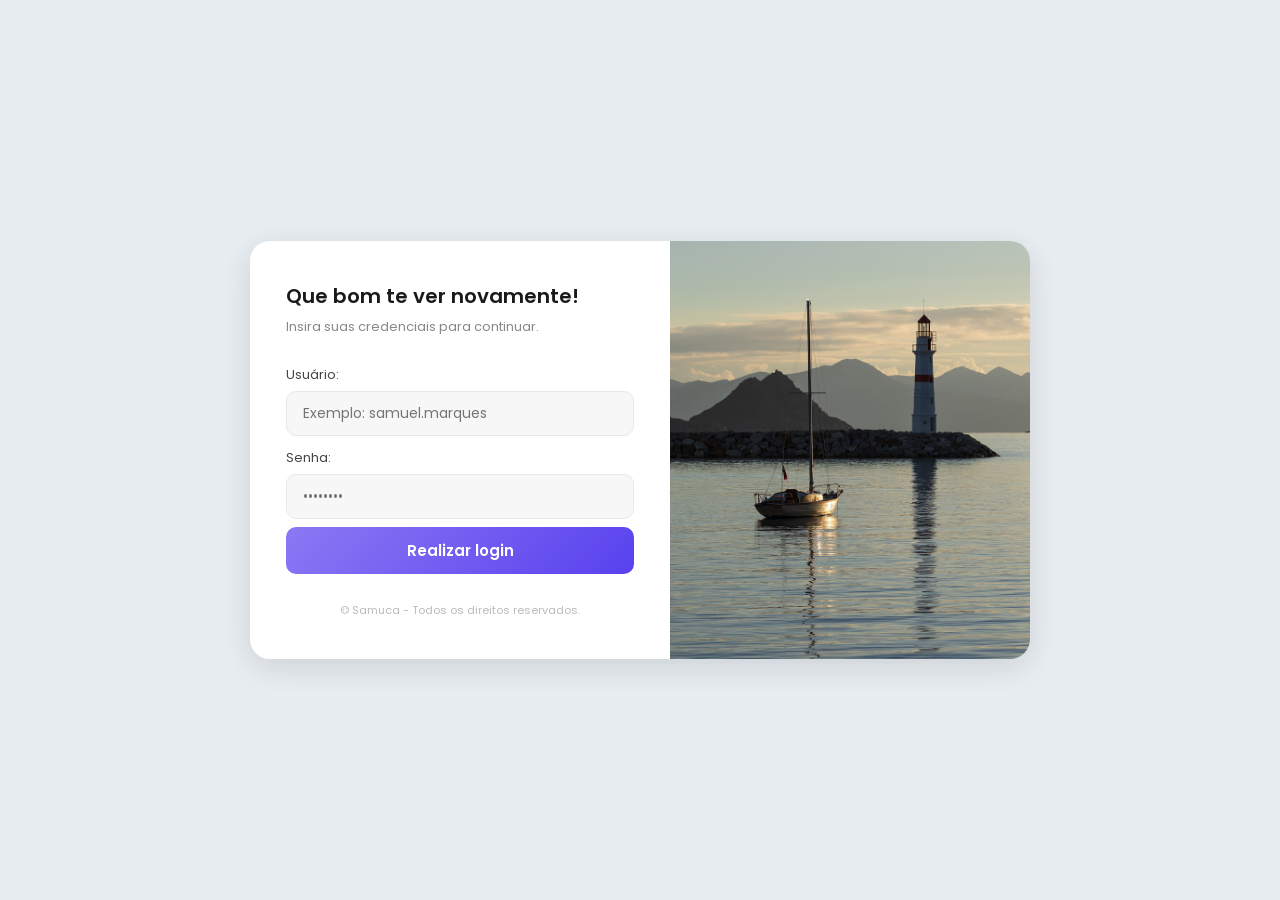
<file: index.html>
<!doctype html>
<html lang="pt-BR">
  <head>
    <meta charset="UTF-8" />
    <meta name="viewport" content="width=device-width, initial-scale=1.0" />
    <title>Tela de Login</title>
     <link rel="stylesheet" href="./styles/styles.css" />
    <link
      href="https://fonts.googleapis.com/css2?family=Poppins:wght@400;600;700&display=swap"
      rel="stylesheet"
    />
  </head>
  <body>


    <div class="login-wrapper">

      <!-- PAINEL ESQUERDO: formulário de login -->
      <div class="login-card">

        <div class="hero">
          <h2>Que bom te ver novamente!</h2>
          <p class="subtitulo">Insira suas credenciais para continuar.</p>
        </div>

        <div class="form-login">
          <form action="login-feito.html">

            <div>
              <label for="username">Usuário:</label>
              <input type="text" id="username" name="username" placeholder="Exemplo: samuel.marques" />
            </div>

            <div class="password-field">
              <label for="password">Senha:</label>
              <input type="password" id="password" name="password" placeholder="••••••••" />
            </div>

             <button class="entrar"  type="submit">Realizar login</button>
            
          </form>
        </div>

        <div class="rodape">
          <footer>
            <p>&copy; Samuca - Todos os direitos reservados.</p>
          </footer>
        </div>

      </div>
      <!-- FIM painel esquerdo -->

      <div class="login-panel-right"></div>
      <!-- FIM painel direito -->

    </div>

  </body>
</html>
</file>
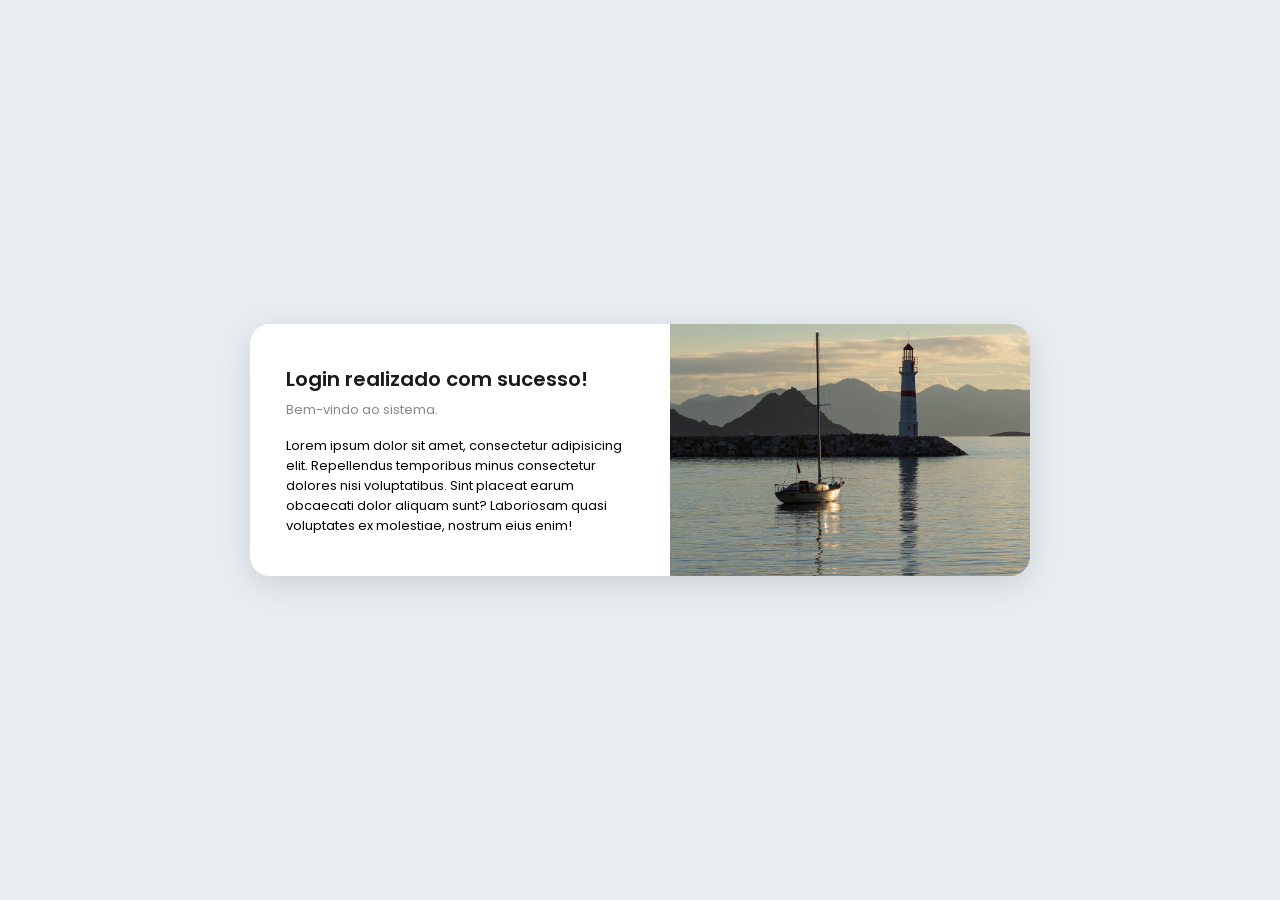
<file: login-feito.html>
<!doctype html>
<html lang="pt-BR">
  <head>
    <meta charset="UTF-8" />
    <meta name="viewport" content="width=device-width, initial-scale=1.0" />
    <title>Login Realizado</title>
    <link rel="stylesheet" href="./styles/styles.css" />
    <link
      href="https://fonts.googleapis.com/css2?family=Poppins:wght@400;600;700&display=swap"
      rel="stylesheet"
    />
  </head>
  <body>
    <div class="login-wrapper">
      <div class="login-card">
        <div class="hero">
          <h2>Login realizado com sucesso!</h2>
          <p class="subtitulo">Bem-vindo ao sistema.</p>
        </div>

        <p class="textos">Lorem ipsum dolor sit amet, consectetur adipisicing elit. Repellendus temporibus minus consectetur dolores nisi voluptatibus. Sint placeat earum obcaecati dolor aliquam sunt? Laboriosam quasi voluptates ex molestiae, nostrum eius enim!</p>
            

      </div>
      <div class="login-panel-right"></div>
    </div>
  </body>
</html>
</file>
<file: styles/styles.css>
@import url('https://fonts.googleapis.com/css2?family=Poppins:wght@400;600;700&display=swap');

* {
  box-sizing: border-box;
  margin: 0;
  padding: 0;
}

body {
  background-color: #e8edf2;
  display: flex;
  justify-content: center;
  align-items: center;
  height: 100vh;
  font-family: "Poppins", sans-serif;
}

.login-wrapper {
  display: flex;
  border-radius: 20px;
  overflow: hidden;
  box-shadow: 0 8px 32px rgba(0, 0, 0, 0.12);
}


.login-card {
  width: 420px;
  background-color: #fff;
  display: flex;
  flex-direction: column;
  justify-content: space-between;
  padding: 40px 36px;
}

.login-card h2 {
  color: #1a1a1a;
  font-size: 20px;
  font-weight: 600;
  margin-bottom: 6px;
}

.login-card .subtitulo {
  color: #888;
  font-size: 13px;
}

.form-login {
  display: flex;
  flex-direction: column;
  gap: 16px;
  margin: 28px 0;
}

.form-login label {
  display: block;
  font-size: 13px;
  color: #444;
  margin-bottom: 6px;
}

input[type="text"],
input[type="password"] {
  width: 100%;
  padding: 11px 16px;
  border-radius: 10px;
  border: 1.5px solid #e8e8e8;
  background-color: #f7f7f7;
  font-family: "Poppins", sans-serif;
  font-size: 14px;
  outline: none;
  transition: border-color 0.2s ease;
}

input[type="text"]:focus,
input[type="password"]:focus {
  border-color: #3a7bd5;
  background-color: #fff;
}

.entrar {
  width: 100%;
  padding: 12px;
  border-radius: 10px;
  border: none;
  background: linear-gradient(135deg, #8a79f4, #5841ee);
  color: white;
  font-family: "Poppins", sans-serif;
  font-size: 15px;
  font-weight: 600;
  cursor: pointer;
  margin-top: 8px;
  transition: all 0.3s ease;
}

.entrar:hover {
  transform: scale(1.03);
  box-shadow: 0 4px 14px rgba(139, 122, 243, 0.4);
}

.rodape {
  text-align: center;
  font-size: 11px;
  color: #bbb;
}


.login-panel-right {
  width: 360px;
  background-image: url('../img/imagem.png');
  background-size: cover;
  background-position: center;
}

.password-field {
  margin-top: 12px;
}

.textos{
  display: flex;
  flex-direction: column;
  gap: 4px;
  font-size: 13px;
  padding-top: 16px;
}
</file>
